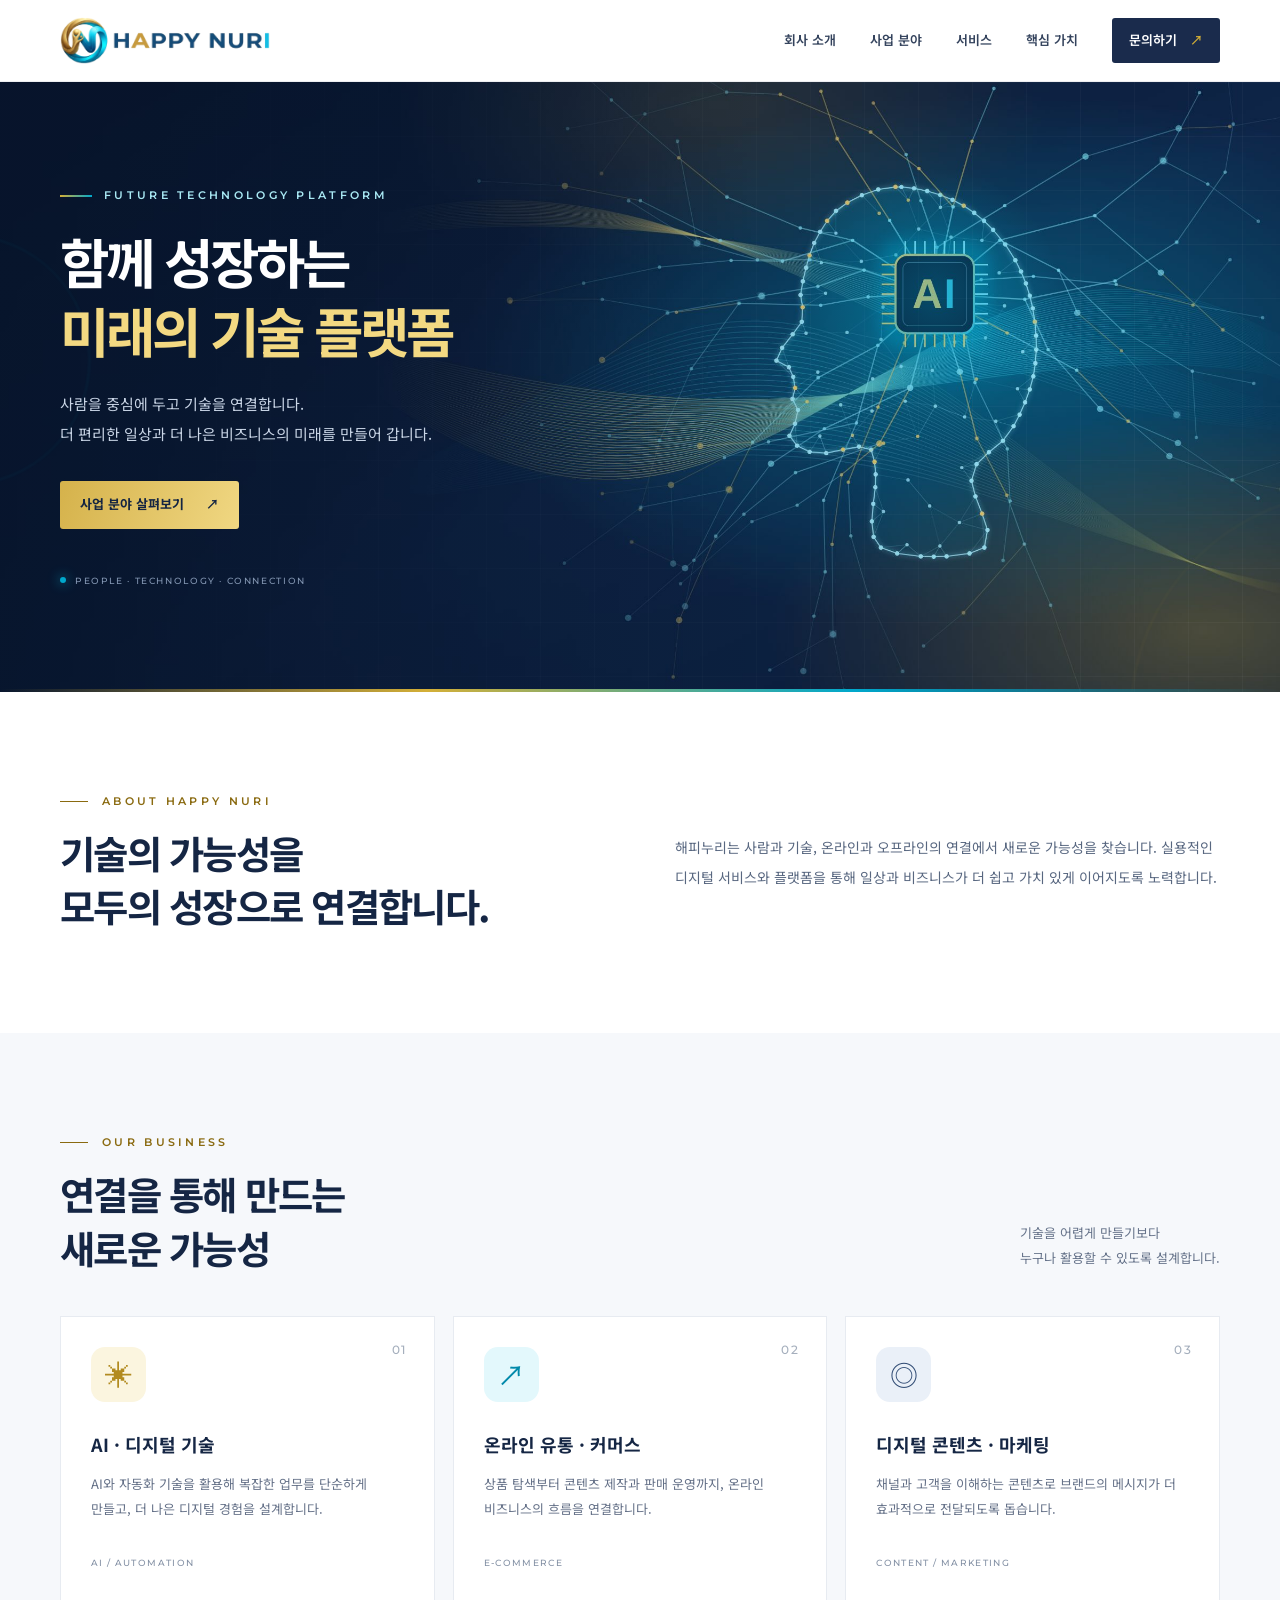
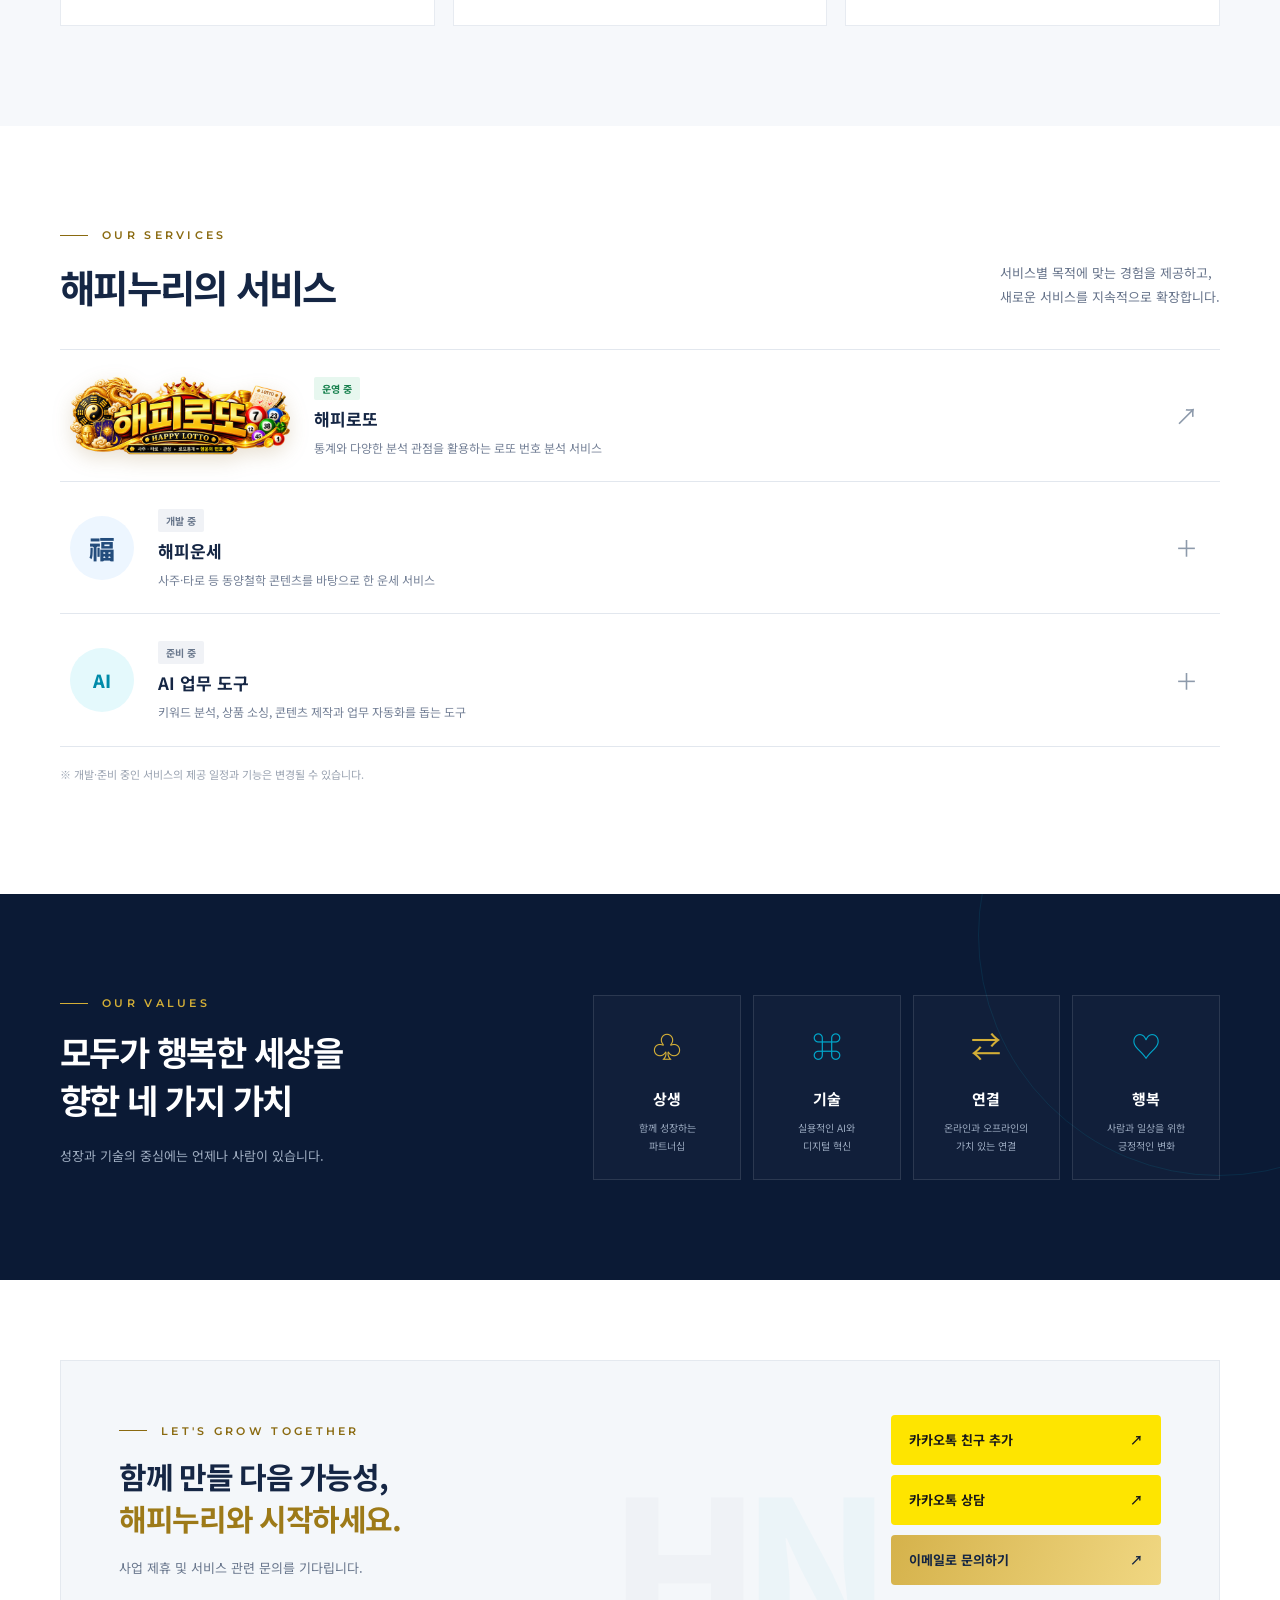
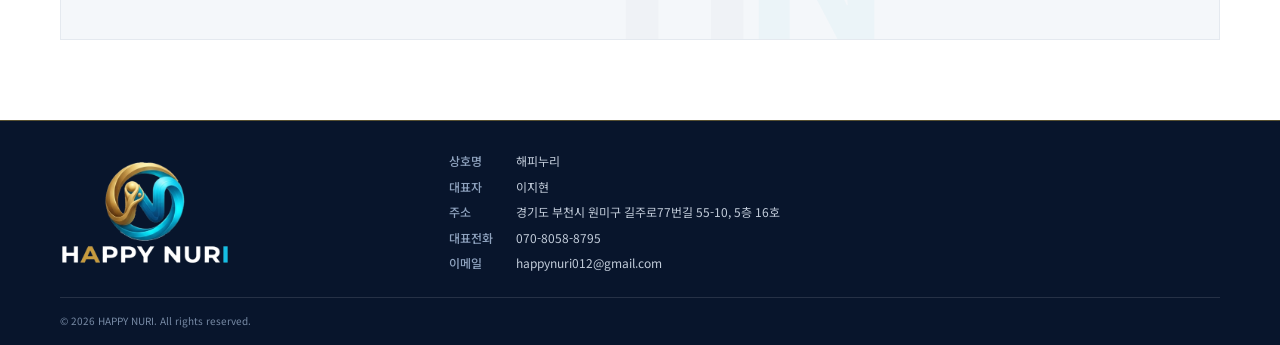
<file: index.html>
<!doctype html>
<html lang="ko">
<head>
  <meta charset="utf-8">
  <meta name="viewport" content="width=device-width, initial-scale=1">
  <meta name="theme-color" content="#0B1A35">
  <meta name="description" content="해피누리 - 함께 성장하는 미래의 기술 플랫폼. AI 기술과 디지털 서비스, 온라인 유통을 연결합니다.">
  <title>해피누리 | 함께 성장하는 미래의 기술 플랫폼</title>
  <link rel="icon" href="assets/favicon-48.png" type="image/png" sizes="48x48">
  <link rel="icon" href="assets/favicon.png" type="image/png" sizes="192x192">
  <link rel="apple-touch-icon" href="assets/apple-touch-icon.png">
  <link rel="preconnect" href="https://fonts.googleapis.com">
  <link rel="preconnect" href="https://fonts.gstatic.com" crossorigin>
  <link href="https://fonts.googleapis.com/css2?family=Noto+Sans+KR:wght@400;500;600;700;800&display=swap" rel="stylesheet">
  <link rel="stylesheet" href="styles.css">
  <script>document.documentElement.className+=' js'</script>
</head>
<body>
  <a class="skip-link" href="#main">본문 바로가기</a>
  <header class="site-header">
    <div class="container nav-wrap">
      <a class="brand brand-original" href="#home" aria-label="해피누리 홈"><img src="assets/happy-nuri-logo-horizontal.png" width="1000" height="229" alt="HAPPY NURI 해피누리"></a>
      <button class="menu-toggle" aria-label="메뉴 열기" aria-expanded="false" aria-controls="primary-nav"><span></span><span></span><span></span></button>
      <nav id="primary-nav" class="primary-nav" aria-label="주요 메뉴">
        <a href="about.html">회사 소개</a>
        <a href="#business">사업 분야</a>
        <a href="#services">서비스</a>
        <a href="#values">핵심 가치</a>
        <a class="nav-contact" href="#contact">문의하기 <span aria-hidden="true">↗</span></a>
      </nav>
    </div>
  </header>

  <main id="main">
    <section class="hero" id="home">
      <div class="hero-glow glow-one"></div><div class="hero-glow glow-two"></div>
      <div class="hero-pulse" aria-hidden="true"><i></i><i></i><i></i></div>
      <div class="container hero-grid">
        <div class="hero-content">
          <p class="eyebrow"><span class="eyebrow-line"></span> FUTURE TECHNOLOGY PLATFORM</p>
          <h1>함께 성장하는<br><span>미래의 기술 플랫폼</span></h1>
          <p class="hero-desc">사람을 중심에 두고 기술을 연결합니다.<br>더 편리한 일상과 더 나은 비즈니스의 미래를 만들어 갑니다.</p>
          <div class="hero-actions">
            <a class="button button-gold" href="#business">사업 분야 살펴보기 <span>↗</span></a>
          </div>
          <div class="hero-footnote"><span class="status-dot"></span> PEOPLE · TECHNOLOGY · CONNECTION</div>
        </div>
      </div>
      <div class="hero-bottom-line"></div>
    </section>

    <section class="intro section" id="about">
      <div class="container intro-grid">
        <div>
          <p class="section-kicker">ABOUT HAPPY NURI</p>
          <h2>기술의 가능성을<br>모두의 성장으로 연결합니다.</h2>
        </div>
        <div class="intro-copy">
          <p>해피누리는 사람과 기술, 온라인과 오프라인의 연결에서 새로운 가능성을 찾습니다. 실용적인 디지털 서비스와 플랫폼을 통해 일상과 비즈니스가 더 쉽고 가치 있게 이어지도록 노력합니다.</p>
        </div>
      </div>
    </section>

    <section class="business section section-soft" id="business">
      <div class="container">
        <div class="section-heading">
          <div><p class="section-kicker">OUR BUSINESS</p><h2>연결을 통해 만드는<br>새로운 가능성</h2></div>
          <p>기술을 어렵게 만들기보다<br>누구나 활용할 수 있도록 설계합니다.</p>
        </div>
        <div class="business-grid">
          <article class="business-card">
            <div class="card-number">01</div><div class="business-icon icon-ai"><span>✳</span></div>
            <h3>AI · 디지털 기술</h3><p>AI와 자동화 기술을 활용해 복잡한 업무를 단순하게 만들고, 더 나은 디지털 경험을 설계합니다.</p><span class="card-tag">AI / AUTOMATION</span>
          </article>
          <article class="business-card">
            <div class="card-number">02</div><div class="business-icon icon-commerce"><span>↗</span></div>
            <h3>온라인 유통 · 커머스</h3><p>상품 탐색부터 콘텐츠 제작과 판매 운영까지, 온라인 비즈니스의 흐름을 연결합니다.</p><span class="card-tag">E-COMMERCE</span>
          </article>
          <article class="business-card">
            <div class="card-number">03</div><div class="business-icon icon-media"><span>◎</span></div>
            <h3>디지털 콘텐츠 · 마케팅</h3><p>채널과 고객을 이해하는 콘텐츠로 브랜드의 메시지가 더 효과적으로 전달되도록 돕습니다.</p><span class="card-tag">CONTENT / MARKETING</span>
          </article>
        </div>
      </div>
    </section>

    <section class="services section" id="services">
      <div class="container">
        <div class="section-heading service-heading">
          <div><p class="section-kicker">OUR SERVICES</p><h2>해피누리의 서비스</h2></div>
          <p>서비스별 목적에 맞는 경험을 제공하고,<br>새로운 서비스를 지속적으로 확장합니다.</p>
        </div>
        <div class="service-list">
          <a class="service-item" href="https://happylotto.kr" target="_blank" rel="noopener noreferrer">
            <div class="service-logo"><img src="assets/happylotto-logo.png" width="640" height="231" alt="해피로또 HAPPY LOTTO" loading="lazy"></div><div class="service-text"><span class="service-status status-live">운영 중</span><h3>해피로또</h3><p>통계와 다양한 분석 관점을 활용하는 로또 번호 분석 서비스</p></div><span class="service-arrow">↗</span>
          </a>
          <div class="service-item service-planned">
            <div class="service-symbol unse-symbol">福</div><div class="service-text"><span class="service-status status-plan">개발 중</span><h3>해피운세</h3><p>사주·타로 등 동양철학 콘텐츠를 바탕으로 한 운세 서비스</p></div><span class="service-arrow">＋</span>
          </div>
          <div class="service-item service-planned">
            <div class="service-symbol ai-symbol">AI</div><div class="service-text"><span class="service-status status-plan">준비 중</span><h3>AI 업무 도구</h3><p>키워드 분석, 상품 소싱, 콘텐츠 제작과 업무 자동화를 돕는 도구</p></div><span class="service-arrow">＋</span>
          </div>
        </div>
        <p class="service-note">※ 개발·준비 중인 서비스의 제공 일정과 기능은 변경될 수 있습니다.</p>
      </div>
    </section>

    <section class="values section" id="values">
      <div class="container values-inner">
        <div class="values-heading"><p class="section-kicker">OUR VALUES</p><h2>모두가 행복한 세상을<br>향한 네 가지 가치</h2><p>성장과 기술의 중심에는 언제나 사람이 있습니다.</p></div>
        <div class="value-grid">
          <article class="value-item"><div class="value-icon">♧</div><h3>상생</h3><p>함께 성장하는<br>파트너십</p></article>
          <article class="value-item"><div class="value-icon">⌘</div><h3>기술</h3><p>실용적인 AI와<br>디지털 혁신</p></article>
          <article class="value-item"><div class="value-icon">⇄</div><h3>연결</h3><p>온라인과 오프라인의<br>가치 있는 연결</p></article>
          <article class="value-item"><div class="value-icon">♡</div><h3>행복</h3><p>사람과 일상을 위한<br>긍정적인 변화</p></article>
        </div>
      </div>
    </section>

    <section class="contact section" id="contact">
      <div class="container contact-panel">
        <div><p class="section-kicker">LET'S GROW TOGETHER</p><h2>함께 만들 다음 가능성,<br><span>해피누리와 시작하세요.</span></h2><p class="contact-desc">사업 제휴 및 서비스 관련 문의를 기다립니다.</p></div>
        <div class="contact-actions"><div class="contact-kakao" aria-label="카카오톡 문의"><a class="kakao-button kakao-friend" href="http://pf.kakao.com/_xjxcJmX/friend" target="_blank" rel="noopener noreferrer">카카오톡 친구 추가 <span aria-hidden="true">↗</span></a><a class="kakao-button kakao-chat" href="http://pf.kakao.com/_xjxcJmX/chat" target="_blank" rel="noopener noreferrer">카카오톡 상담 <span aria-hidden="true">↗</span></a></div><a class="button button-gold" href="mailto:happynuri012@gmail.com?subject=%ED%95%B4%ED%94%BC%EB%88%84%EB%A6%AC%20%EB%AC%B8%EC%9D%98">이메일로 문의하기 <span>↗</span></a></div>
        <div class="contact-decoration" aria-hidden="true">H<span>N</span></div>
      </div>
    </section>
  </main>

  <footer class="site-footer" id="footer">
    <div class="container footer-compact">
      <a class="brand brand-original footer-brand" href="#home" aria-label="해피누리 홈">
        <img src="assets/happy-nuri-logo-en-light.png" width="900" height="554" alt="HAPPY NURI 해피누리">
      </a>
      <div class="footer-company-info" aria-label="회사 정보">
        <span><strong>상호명</strong> 해피누리</span>
        <span><strong>대표자</strong> 이지현</span>
        <span><strong>주소</strong> 경기도 부천시 원미구 길주로77번길 55-10, 5층 16호</span>
        <span><strong>대표전화</strong> <a href="tel:07080588795">070-8058-8795</a></span>
        <span><strong>이메일</strong> <a href="mailto:happynuri012@gmail.com">happynuri012@gmail.com</a></span>
      </div>
    </div>
    <div class="container footer-bottom footer-bottom-compact">
      <span>© <span id="year"></span> HAPPY NURI. All rights reserved.</span>
    </div>
  </footer>
  <button class="mobile-back-to-top" type="button" aria-label="맨 위로 올라가기" title="맨 위로">↑<span>위로</span></button>
  <script src="script.js"></script>
</body>
</html>
</file>
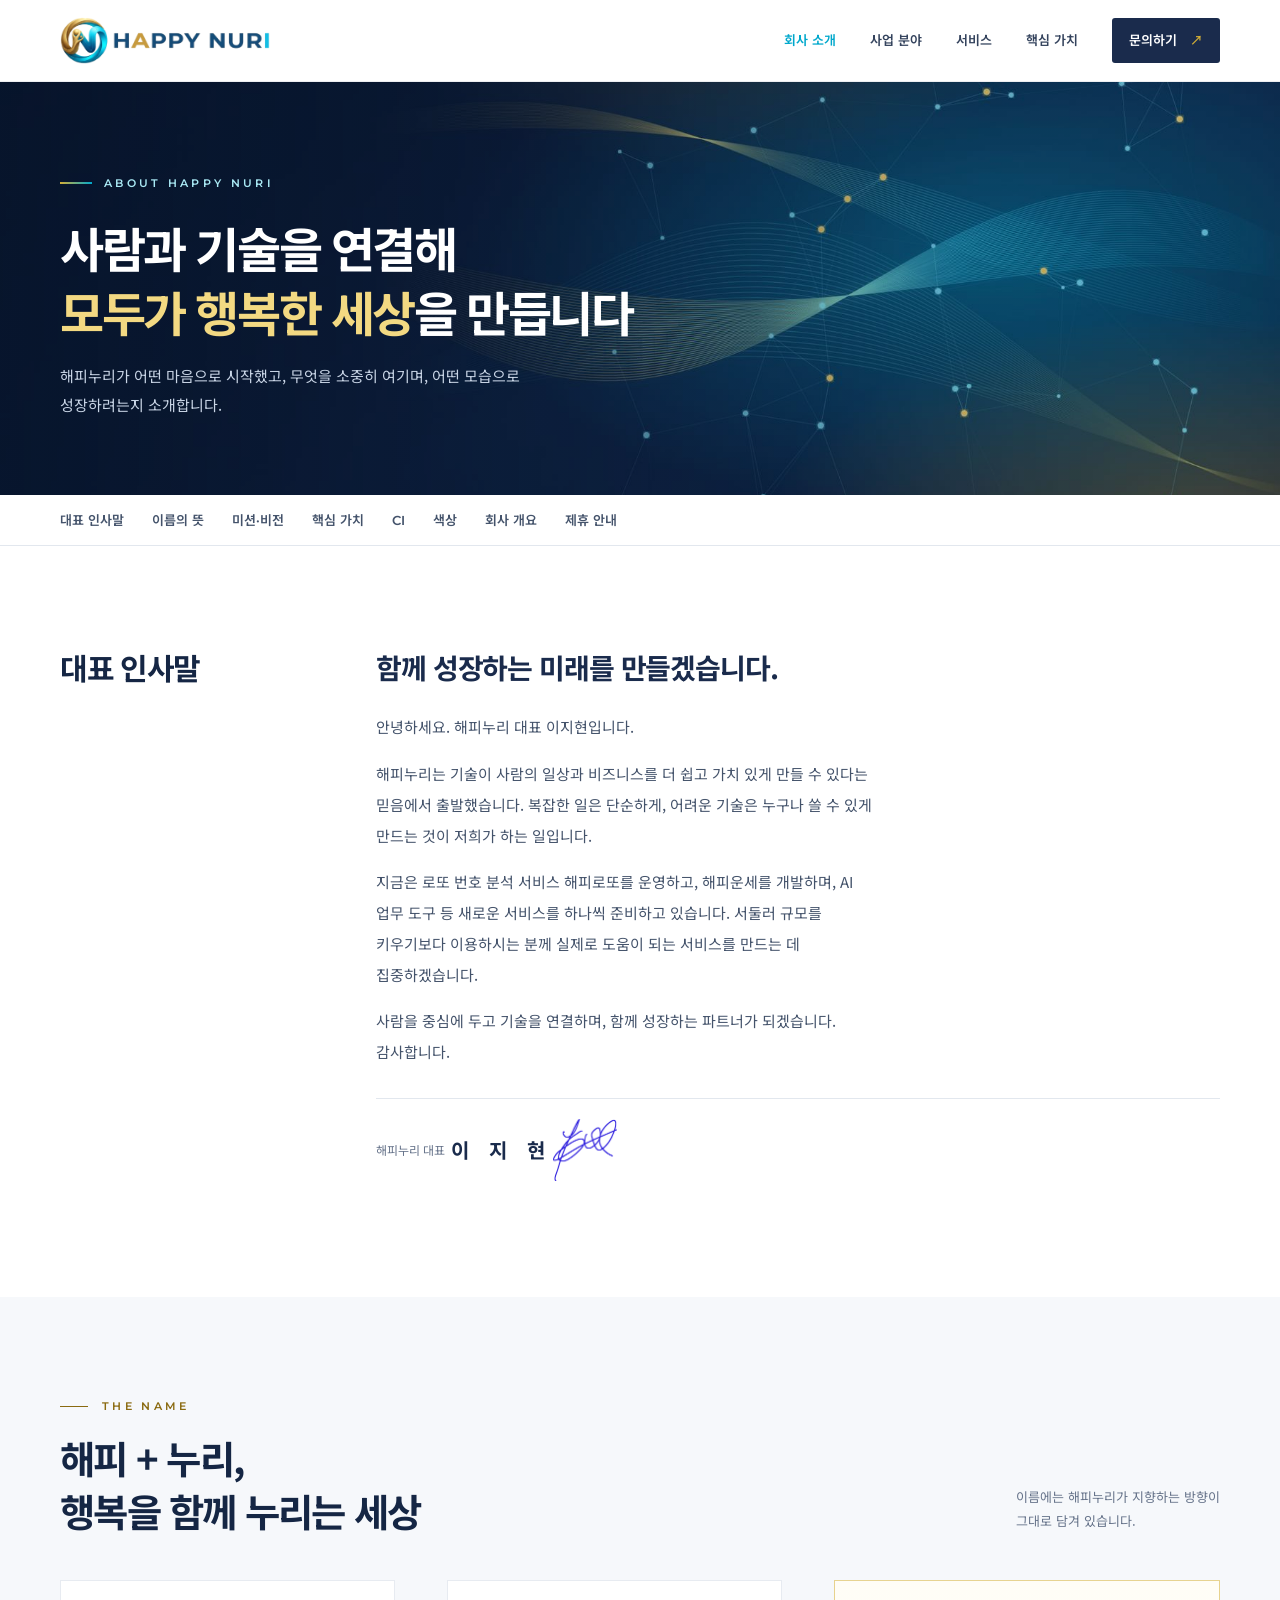
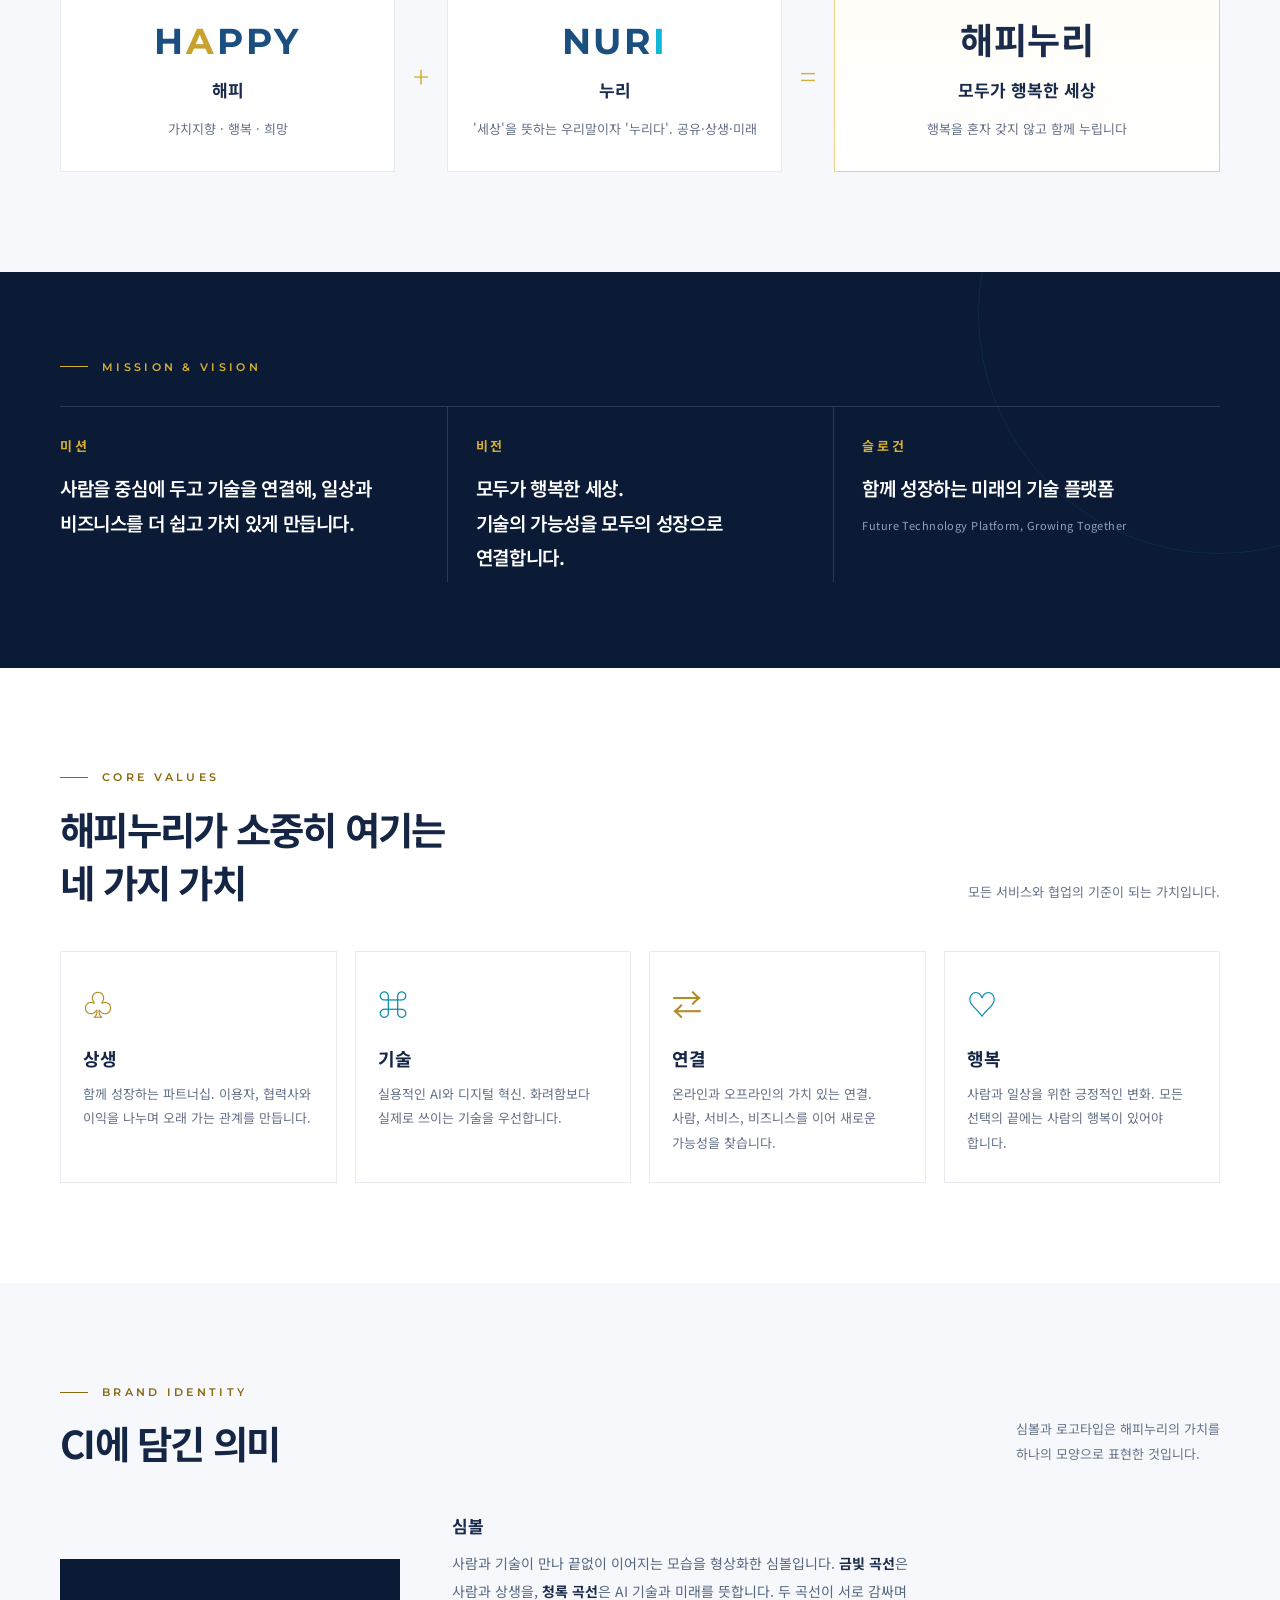
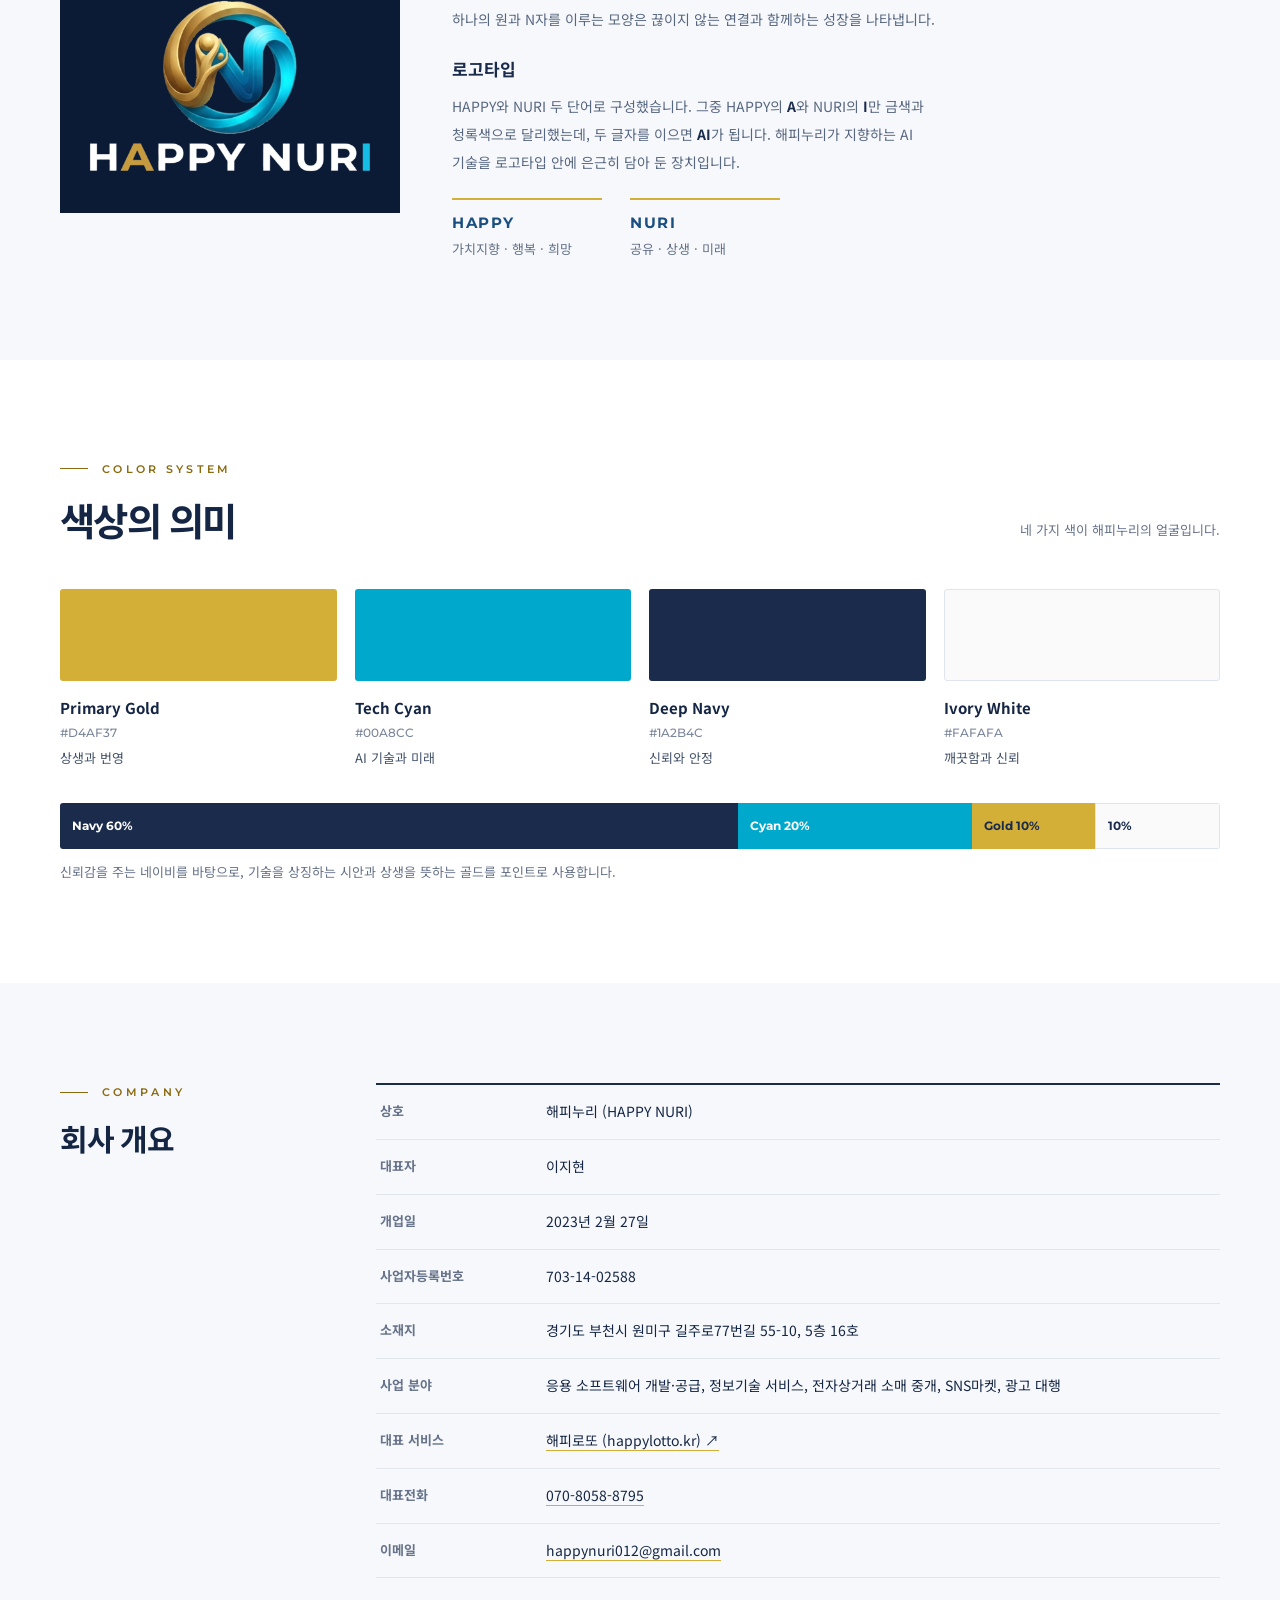
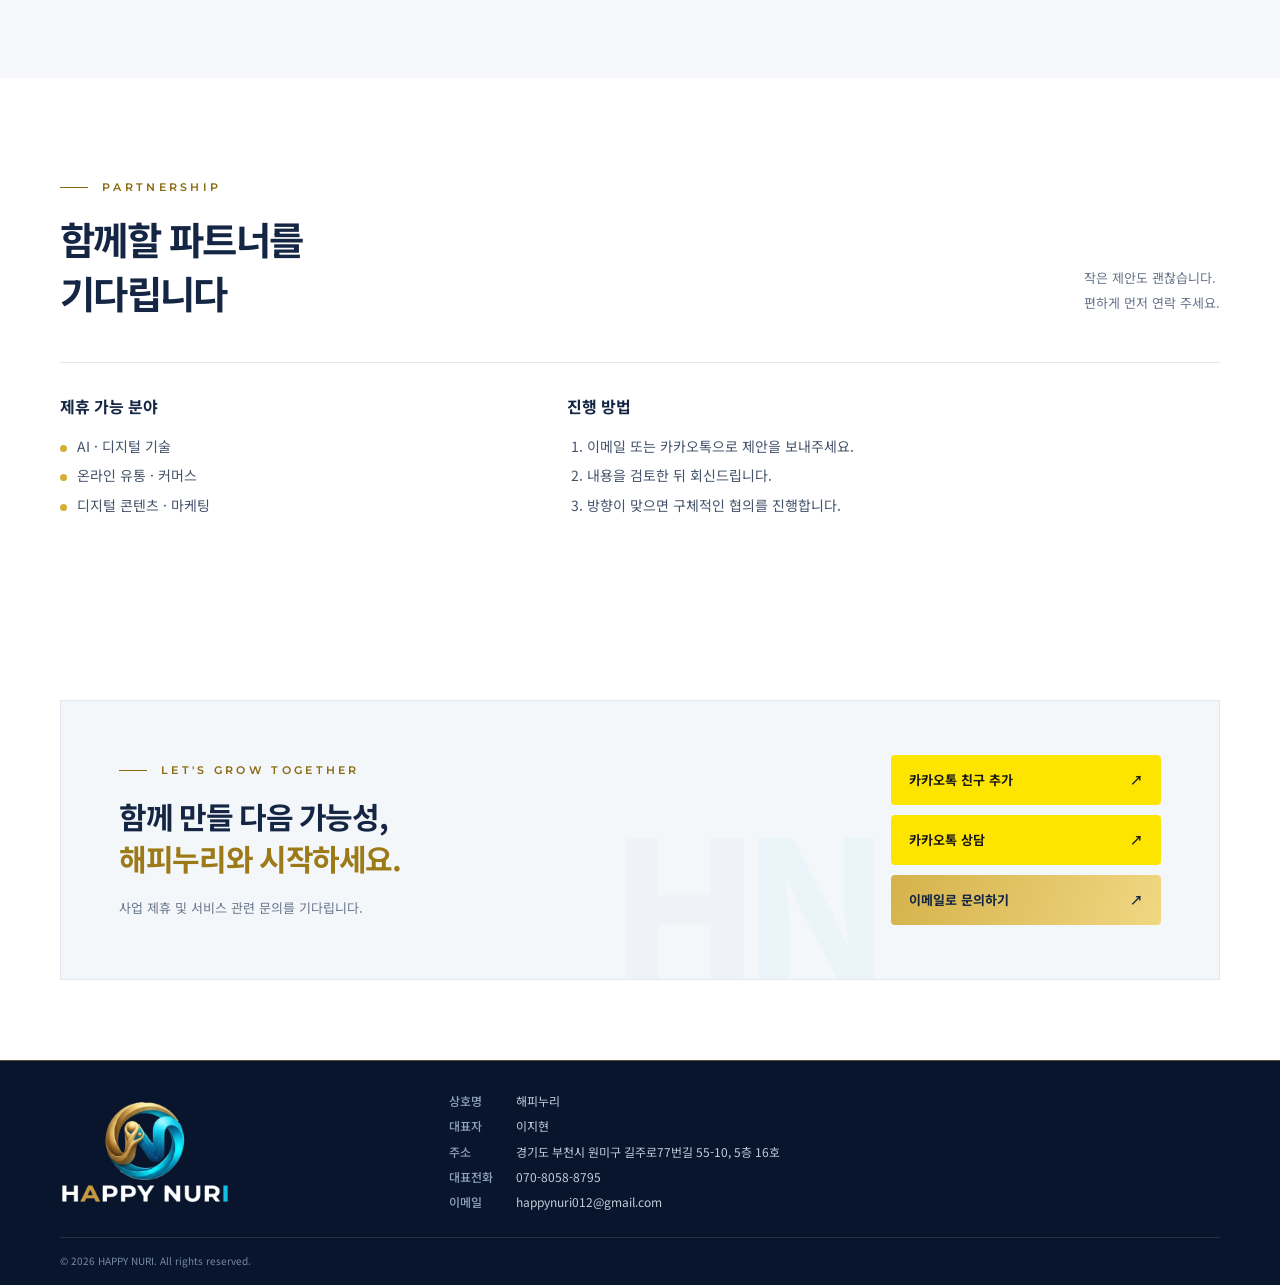
<file: about.html>
<!doctype html>
<html lang="ko">
<head>
  <meta charset="utf-8">
  <meta name="viewport" content="width=device-width, initial-scale=1">
  <meta name="theme-color" content="#0B1A35">
  <meta name="description" content="해피누리 회사 소개. 대표 인사말, 이름의 뜻, 미션과 비전, 핵심 가치, CI와 색상의 의미, 회사 개요, 제휴 안내.">
  <title>회사 소개 | 해피누리</title>
  <link rel="icon" href="assets/favicon-48.png" type="image/png" sizes="48x48">
  <link rel="icon" href="assets/favicon.png" type="image/png" sizes="192x192">
  <link rel="apple-touch-icon" href="assets/apple-touch-icon.png">
  <link rel="preconnect" href="https://fonts.googleapis.com">
  <link rel="preconnect" href="https://fonts.gstatic.com" crossorigin>
  <link href="https://fonts.googleapis.com/css2?family=Noto+Sans+KR:wght@400;500;600;700;800&display=swap" rel="stylesheet">
  <link rel="stylesheet" href="styles.css">
  <script>document.documentElement.className+=' js'</script>
</head>
<body>
  <a class="skip-link" href="#main">본문 바로가기</a>
  <header class="site-header">
    <div class="container nav-wrap">
      <a class="brand brand-original" href="index.html#home" aria-label="해피누리 홈"><img src="assets/happy-nuri-logo-horizontal.png" width="1000" height="229" alt="HAPPY NURI 해피누리"></a>
      <button class="menu-toggle" aria-label="메뉴 열기" aria-expanded="false" aria-controls="primary-nav"><span></span><span></span><span></span></button>
      <nav id="primary-nav" class="primary-nav" aria-label="주요 메뉴">
        <a href="about.html" aria-current="page">회사 소개</a>
        <a href="index.html#business">사업 분야</a>
        <a href="index.html#services">서비스</a>
        <a href="index.html#values">핵심 가치</a>
        <a class="nav-contact" href="#contact">문의하기 <span aria-hidden="true">↗</span></a>
      </nav>
    </div>
  </header>

  <main id="main">
    <section class="page-hero">
      <div class="container">
        <p class="eyebrow"><span class="eyebrow-line"></span> ABOUT HAPPY NURI</p>
        <h1>사람과 기술을 연결해<br><span>모두가 행복한 세상</span>을 만듭니다</h1>
        <p class="page-lead">해피누리가 어떤 마음으로 시작했고, 무엇을 소중히 여기며, 어떤 모습으로 성장하려는지 소개합니다.</p>
      </div>
    </section>
    <nav class="subnav" aria-label="회사 소개 목차">
      <div class="container subnav-list">
        <a href="#greeting">대표 인사말</a><a href="#name">이름의 뜻</a><a href="#vision">미션·비전</a><a href="#values">핵심 가치</a><a href="#ci">CI</a><a href="#color">색상</a><a href="#overview">회사 개요</a><a href="#partner">제휴 안내</a>
      </div>
    </nav>

    <section class="section ab-greeting" id="greeting">
      <div class="container ab-grid">
        <div class="ab-side"><h2>대표 인사말</h2></div>
        <div class="ab-body">
          <p class="ab-lead">함께 성장하는 미래를 만들겠습니다.</p>
          <p>안녕하세요. 해피누리 대표 이지현입니다.</p>
          <p>해피누리는 기술이 사람의 일상과 비즈니스를 더 쉽고 가치 있게 만들 수 있다는 믿음에서 출발했습니다. 복잡한 일은 단순하게, 어려운 기술은 누구나 쓸 수 있게 만드는 것이 저희가 하는 일입니다.</p>
          <p>지금은 로또 번호 분석 서비스 해피로또를 운영하고, 해피운세를 개발하며, AI 업무 도구 등 새로운 서비스를 하나씩 준비하고 있습니다. 서둘러 규모를 키우기보다 이용하시는 분께 실제로 도움이 되는 서비스를 만드는 데 집중하겠습니다.</p>
          <p>사람을 중심에 두고 기술을 연결하며, 함께 성장하는 파트너가 되겠습니다. 감사합니다.</p>
          <p class="ab-sign"><span>해피누리 대표</span><strong>이 지 현</strong><img src="assets/signature.png" width="520" height="501" alt="이지현 서명"></p>
        </div>
      </div>
    </section>

    <section class="section section-soft ab-name" id="name">
      <div class="container">
        <div class="section-heading"><div><p class="section-kicker">THE NAME</p><h2>해피 + 누리,<br>행복을 함께 누리는 세상</h2></div><p>이름에는 해피누리가 지향하는 방향이<br>그대로 담겨 있습니다.</p></div>
        <div class="name-eq">
          <article class="name-card"><p class="name-word">H<b class="gold">A</b>PPY</p><p class="name-ko">해피</p><p class="name-mean">가치지향 · 행복 · 희망</p></article>
          <span class="name-op" aria-hidden="true">+</span>
          <article class="name-card"><p class="name-word">NUR<b class="cyan">I</b></p><p class="name-ko">누리</p><p class="name-mean">'세상'을 뜻하는 우리말이자 '누리다'. 공유·상생·미래</p></article>
          <span class="name-op" aria-hidden="true">=</span>
          <article class="name-card name-result"><p class="name-word small">해피누리</p><p class="name-ko">모두가 행복한 세상</p><p class="name-mean">행복을 혼자 갖지 않고 함께 누립니다</p></article>
        </div>
      </div>
    </section>

    <section class="section values ab-vision" id="vision">
      <div class="container">
        <p class="section-kicker">MISSION &amp; VISION</p>
        <div class="vision-grid">
          <article><h3>미션</h3><p>사람을 중심에 두고 기술을 연결해, 일상과 비즈니스를 더 쉽고 가치 있게 만듭니다.</p></article>
          <article><h3>비전</h3><p>모두가 행복한 세상.<br>기술의 가능성을 모두의 성장으로 연결합니다.</p></article>
          <article><h3>슬로건</h3><p>함께 성장하는 미래의 기술 플랫폼</p><small>Future Technology Platform, Growing Together</small></article>
        </div>
      </div>
    </section>

    <section class="section ab-values" id="values">
      <div class="container">
        <div class="section-heading"><div><p class="section-kicker">CORE VALUES</p><h2>해피누리가 소중히 여기는<br>네 가지 가치</h2></div><p>모든 서비스와 협업의 기준이 되는 가치입니다.</p></div>
        <div class="ab-value-grid">
          <article><span class="ab-vicon gold">♧</span><h3>상생</h3><p>함께 성장하는 파트너십. 이용자, 협력사와 이익을 나누며 오래 가는 관계를 만듭니다.</p></article>
          <article><span class="ab-vicon cyan">⌘</span><h3>기술</h3><p>실용적인 AI와 디지털 혁신. 화려함보다 실제로 쓰이는 기술을 우선합니다.</p></article>
          <article><span class="ab-vicon gold">⇄</span><h3>연결</h3><p>온라인과 오프라인의 가치 있는 연결. 사람, 서비스, 비즈니스를 이어 새로운 가능성을 찾습니다.</p></article>
          <article><span class="ab-vicon cyan">♡</span><h3>행복</h3><p>사람과 일상을 위한 긍정적인 변화. 모든 선택의 끝에는 사람의 행복이 있어야 합니다.</p></article>
        </div>
      </div>
    </section>

    <section class="section section-soft ab-ci" id="ci">
      <div class="container">
        <div class="section-heading"><div><p class="section-kicker">BRAND IDENTITY</p><h2>CI에 담긴 의미</h2></div><p>심볼과 로고타입은 해피누리의 가치를<br>하나의 모양으로 표현한 것입니다.</p></div>
        <div class="ci-grid">
          <div class="ci-symbol"><img src="assets/happy-nuri-logo-en-light.png" width="900" height="554" alt="해피누리 심볼과 HAPPY NURI 로고타입" loading="lazy"></div>
          <div class="ci-text">
            <h3>심볼</h3>
            <p>사람과 기술이 만나 끝없이 이어지는 모습을 형상화한 심볼입니다. <b>금빛 곡선</b>은 사람과 상생을, <b>청록 곡선</b>은 AI 기술과 미래를 뜻합니다. 두 곡선이 서로 감싸며 하나의 원과 N자를 이루는 모양은 끊이지 않는 연결과 함께하는 성장을 나타냅니다.</p>
            <h3>로고타입</h3>
            <p>HAPPY와 NURI 두 단어로 구성했습니다. 그중 HAPPY의 <b>A</b>와 NURI의 <b>I</b>만 금색과 청록색으로 달리했는데, 두 글자를 이으면 <b>AI</b>가 됩니다. 해피누리가 지향하는 AI 기술을 로고타입 안에 은근히 담아 둔 장치입니다.</p>
            <dl class="ci-words"><div><dt>HAPPY</dt><dd>가치지향 · 행복 · 희망</dd></div><div><dt>NURI</dt><dd>공유 · 상생 · 미래</dd></div></dl>
          </div>
        </div>
      </div>
    </section>

    <section class="section ab-color" id="color">
      <div class="container">
        <div class="section-heading"><div><p class="section-kicker">COLOR SYSTEM</p><h2>색상의 의미</h2></div><p>네 가지 색이 해피누리의 얼굴입니다.</p></div>
        <div class="swatch-grid">
          <article><span class="swatch" style="background:#D4AF37"></span><h3>Primary Gold</h3><p class="hex">#D4AF37</p><p>상생과 번영</p></article>
          <article><span class="swatch" style="background:#00A8CC"></span><h3>Tech Cyan</h3><p class="hex">#00A8CC</p><p>AI 기술과 미래</p></article>
          <article><span class="swatch" style="background:#1A2B4C"></span><h3>Deep Navy</h3><p class="hex">#1A2B4C</p><p>신뢰와 안정</p></article>
          <article><span class="swatch ivory" style="background:#FAFAFA"></span><h3>Ivory White</h3><p class="hex">#FAFAFA</p><p>깨끗함과 신뢰</p></article>
        </div>
        <div class="ratio" role="img" aria-label="색상 사용 비율 네이비 60퍼센트, 시안 20퍼센트, 골드 10퍼센트, 아이보리 10퍼센트">
          <span style="flex:60;background:#1A2B4C">Navy 60%</span><span style="flex:20;background:#00A8CC">Cyan 20%</span><span style="flex:10;background:#D4AF37;color:#1A2B4C">Gold 10%</span><span style="flex:10;background:#FAFAFA;color:#1A2B4C;border:1px solid #dfe5ee">10%</span>
        </div>
        <p class="ratio-note">신뢰감을 주는 네이비를 바탕으로, 기술을 상징하는 시안과 상생을 뜻하는 골드를 포인트로 사용합니다.</p>
      </div>
    </section>

    <section class="section section-soft ab-overview" id="overview">
      <div class="container ab-grid">
        <div class="ab-side"><p class="section-kicker">COMPANY</p><h2>회사 개요</h2></div>
        <dl class="overview">
          <div><dt>상호</dt><dd>해피누리 (HAPPY NURI)</dd></div>
          <div><dt>대표자</dt><dd>이지현</dd></div>
          <div><dt>개업일</dt><dd>2023년 2월 27일</dd></div>
          <div><dt>사업자등록번호</dt><dd>703-14-02588</dd></div>
          <div><dt>소재지</dt><dd>경기도 부천시 원미구 길주로77번길 55-10, 5층 16호</dd></div>
          <div><dt>사업 분야</dt><dd>응용 소프트웨어 개발·공급, 정보기술 서비스, 전자상거래 소매 중개, SNS마켓, 광고 대행</dd></div>
          <div><dt>대표 서비스</dt><dd><a href="https://happylotto.kr" target="_blank" rel="noopener noreferrer">해피로또 (happylotto.kr) ↗</a></dd></div>
          <div><dt>대표전화</dt><dd><a href="tel:07080588795">070-8058-8795</a></dd></div>
          <div><dt>이메일</dt><dd><a href="mailto:happynuri012@gmail.com">happynuri012@gmail.com</a></dd></div>
        </dl>
      </div>
    </section>

    <section class="section ab-partner" id="partner">
      <div class="container">
        <div class="section-heading"><div><p class="section-kicker">PARTNERSHIP</p><h2>함께할 파트너를<br>기다립니다</h2></div><p>작은 제안도 괜찮습니다.<br>편하게 먼저 연락 주세요.</p></div>
        <div class="partner-grid">
          <div><h3>제휴 가능 분야</h3><ul><li>AI · 디지털 기술</li><li>온라인 유통 · 커머스</li><li>디지털 콘텐츠 · 마케팅</li></ul></div>
          <div><h3>진행 방법</h3><ol><li>이메일 또는 카카오톡으로 제안을 보내주세요.</li><li>내용을 검토한 뒤 회신드립니다.</li><li>방향이 맞으면 구체적인 협의를 진행합니다.</li></ol></div>
        </div>
      </div>
    </section>

    <section class="contact section" id="contact">
      <div class="container contact-panel">
        <div><p class="section-kicker">LET'S GROW TOGETHER</p><h2>함께 만들 다음 가능성,<br><span>해피누리와 시작하세요.</span></h2><p class="contact-desc">사업 제휴 및 서비스 관련 문의를 기다립니다.</p></div>
        <div class="contact-actions"><div class="contact-kakao" aria-label="카카오톡 문의"><a class="kakao-button kakao-friend" href="http://pf.kakao.com/_xjxcJmX/friend" target="_blank" rel="noopener noreferrer">카카오톡 친구 추가 <span aria-hidden="true">↗</span></a><a class="kakao-button kakao-chat" href="http://pf.kakao.com/_xjxcJmX/chat" target="_blank" rel="noopener noreferrer">카카오톡 상담 <span aria-hidden="true">↗</span></a></div><a class="button button-gold" href="mailto:happynuri012@gmail.com?subject=%ED%95%B4%ED%94%BC%EB%88%84%EB%A6%AC%20%EB%AC%B8%EC%9D%98">이메일로 문의하기 <span>↗</span></a></div>
        <div class="contact-decoration" aria-hidden="true">H<span>N</span></div>
      </div>
    </section>
  </main>

  <footer class="site-footer" id="footer">
    <div class="container footer-compact">
      <a class="brand brand-original footer-brand" href="index.html#home" aria-label="해피누리 홈">
        <img src="assets/happy-nuri-logo-en-light.png" width="900" height="554" alt="HAPPY NURI 해피누리">
      </a>
      <div class="footer-company-info" aria-label="회사 정보">
        <span><strong>상호명</strong> 해피누리</span>
        <span><strong>대표자</strong> 이지현</span>
        <span><strong>주소</strong> 경기도 부천시 원미구 길주로77번길 55-10, 5층 16호</span>
        <span><strong>대표전화</strong> <a href="tel:07080588795">070-8058-8795</a></span>
        <span><strong>이메일</strong> <a href="mailto:happynuri012@gmail.com">happynuri012@gmail.com</a></span>
      </div>
    </div>
    <div class="container footer-bottom footer-bottom-compact">
      <span>© <span id="year"></span> HAPPY NURI. All rights reserved.</span>
    </div>
  </footer>
  <button class="mobile-back-to-top" type="button" aria-label="맨 위로 올라가기" title="맨 위로">↑<span>위로</span></button>
  <script src="script.js"></script>
</body>
</html>
</file>
<file: styles.css>
:root{--navy:#1A2B4C;--deep:#0B1A35;--gold:#D4AF37;--gold-light:#F3D982;--cyan:#00A8CC;--ivory:#FAFAFA;--ink:#152644;--muted:#66738A;--line:#E2E7EE;--max:1160px}
*{box-sizing:border-box}html{scroll-behavior:smooth;scroll-padding-top:88px}body{margin:0;font-family:"Noto Sans KR",sans-serif;color:var(--ink);background:#fff;line-height:1.7}a{color:inherit;text-decoration:none}.container{width:min(var(--max),calc(100% - 48px));margin-inline:auto}.skip-link{position:absolute;top:-50px;left:16px;background:#fff;padding:10px;z-index:99}.skip-link:focus{top:10px}
.site-header{height:82px;position:sticky;top:0;z-index:50;background:rgba(255,255,255,.94);backdrop-filter:blur(16px);border-bottom:1px solid rgba(26,43,76,.08)}.nav-wrap{height:100%;display:flex;align-items:center;justify-content:space-between}.brand{display:inline-flex;align-items:center;gap:10px}.brand-mark{width:42px;height:42px;border-radius:50%;display:inline-flex;align-items:center;justify-content:center;position:relative;border:2px solid var(--gold);background:linear-gradient(140deg,#fff 10%,#e8faff 100%);box-shadow:inset 0 0 0 3px rgba(0,168,204,.16);overflow:hidden}.mark-gold,.mark-cyan{position:absolute;width:28px;height:28px;border:4px solid;border-radius:50%}.mark-gold{border-color:var(--gold);border-right-color:transparent;transform:rotate(-35deg);left:4px}.mark-cyan{border-color:var(--cyan);border-left-color:transparent;transform:rotate(-35deg);right:3px}.mark-core{font-size:13px;font-weight:800;color:var(--navy);z-index:2}.brand-copy{display:flex;flex-direction:column;line-height:1.1}.brand-copy strong{font-size:17px;letter-spacing:.045em;font-weight:800}.brand-copy small{font-size:10px;letter-spacing:.18em;color:#718098;margin-top:5px}.primary-nav{display:flex;align-items:center;gap:34px;font-size:13px;font-weight:600;color:#34435D}.primary-nav>a:not(.nav-contact):hover{color:var(--cyan)}.nav-contact{background:var(--navy);color:#fff;padding:11px 17px;border-radius:3px}.nav-contact span{color:var(--gold);margin-left:9px}.menu-toggle{display:none}
.hero{background:radial-gradient(ellipse at 78% 50%,rgba(0,168,204,.17),transparent 32%),linear-gradient(118deg,#09172f 0%,#102747 56%,#0b1b37 100%);color:#fff;min-height:610px;position:relative;overflow:hidden;display:flex;align-items:center}.hero:before{content:"";position:absolute;inset:0;background-image:linear-gradient(rgba(255,255,255,.035) 1px,transparent 1px),linear-gradient(90deg,rgba(255,255,255,.035) 1px,transparent 1px);background-size:54px 54px;mask-image:linear-gradient(90deg,transparent,black)}.hero-grid{display:grid;grid-template-columns:1.1fr .9fr;align-items:center;gap:38px;padding-block:88px;position:relative;z-index:1}.eyebrow,.section-kicker{font-size:11px;letter-spacing:.2em;font-weight:800;color:var(--cyan);margin:0 0 22px}.eyebrow{display:flex;align-items:center;gap:12px;color:#a9e9f4}.eyebrow-line{width:32px;height:2px;background:linear-gradient(90deg,var(--gold),var(--cyan))}.hero h1{font-size:clamp(36px,4.2vw,58px);line-height:1.28;letter-spacing:-.055em;margin:0 0 24px;font-weight:800}.hero h1 span{color:var(--gold-light)}.hero-desc{font-size:15px;line-height:2;color:#c9d5e6;margin:0}.hero-actions{display:flex;gap:12px;margin-top:32px;flex-wrap:wrap}.button{min-height:48px;display:inline-flex;align-items:center;justify-content:center;gap:22px;padding:0 20px;font-size:13px;font-weight:700;border-radius:3px;transition:transform .2s,background .2s}.button:hover{transform:translateY(-2px)}.button-gold{background:linear-gradient(110deg,#d5b24b,#f0d782);color:#142542}.button-outline{border:1px solid rgba(255,255,255,.35);color:#fff}.button-outline:hover{background:rgba(255,255,255,.08)}.hero-footnote{display:flex;align-items:center;gap:9px;margin-top:44px;color:#8497b3;font-size:9px;letter-spacing:.18em}.status-dot{width:6px;height:6px;border-radius:50%;background:var(--cyan);box-shadow:0 0 12px var(--cyan)}.hero-art{height:390px;position:relative;display:flex;align-items:center;justify-content:center}.orbit{position:absolute;border:1px solid rgba(119,202,225,.23);border-radius:50%;transform:rotate(-24deg)}.orbit-outer{width:360px;height:270px}.orbit-inner{width:285px;height:210px;transform:rotate(38deg);border-color:rgba(212,175,55,.42)}.art-core{width:190px;height:190px;border-radius:50%;position:relative;display:flex;align-items:center;justify-content:center;background:radial-gradient(circle at 35% 25%,#234a70,#0b1b36 68%);border:1px solid rgba(255,255,255,.24);box-shadow:0 0 70px rgba(0,168,204,.2),inset 0 0 35px rgba(0,168,204,.12)}.core-ring{position:absolute;inset:16px;border-radius:50%;border:10px solid transparent;border-top-color:var(--gold);border-left-color:#c9a33b;transform:rotate(-25deg);filter:drop-shadow(0 0 8px rgba(212,175,55,.35))}.core-ring:after{content:"";position:absolute;inset:-10px;border-radius:50%;border:10px solid transparent;border-right-color:var(--cyan);border-bottom-color:#007fa8;transform:rotate(70deg)}.core-letter{font-size:76px;font-weight:800;color:#e8f7ff;text-shadow:0 0 30px rgba(0,168,204,.5);z-index:2}.core-dot{position:absolute;width:13px;height:13px;background:var(--gold-light);border-radius:50%;top:40px;left:48px;box-shadow:0 0 18px var(--gold)}.node{position:absolute;width:58px;height:58px;border-radius:50%;display:grid;place-items:center;background:#102c4c;border:1px solid rgba(0,168,204,.6);color:#a4f0ff;box-shadow:0 0 26px rgba(0,168,204,.14);font-size:18px;font-weight:800}.node-a{top:38px;right:66px}.node-b{bottom:52px;left:34px;color:var(--gold-light);border-color:rgba(212,175,55,.65)}.node-c{bottom:63px;right:30px}.art-caption{position:absolute;bottom:0;display:flex;align-items:center;gap:10px;font-size:9px;letter-spacing:.22em;color:#91a8c3}.caption-line{width:30px;height:1px;background:var(--gold)}.hero-glow{position:absolute;border-radius:50%;filter:blur(1px);pointer-events:none}.glow-one{width:250px;height:250px;border:1px solid rgba(0,168,204,.12);left:-160px;top:25%}.glow-two{width:450px;height:450px;border:1px solid rgba(212,175,55,.1);right:-300px;bottom:-250px}.hero-bottom-line{height:3px;position:absolute;bottom:0;left:0;right:0;background:linear-gradient(90deg,transparent,var(--gold),var(--cyan),transparent)}
.section{padding:100px 0}.intro-grid{display:grid;grid-template-columns:1fr 1fr;gap:70px;align-items:center}.section-kicker{margin-bottom:15px}.section h2{font-size:clamp(29px,3vw,40px);line-height:1.4;letter-spacing:-.045em;margin:0;font-weight:800}.intro-copy p{color:#586780;font-size:14px;line-height:2.1;margin:0 0 20px}.text-link{font-size:13px;font-weight:700;color:var(--navy);border-bottom:1px solid var(--gold);padding-bottom:7px}.text-link span{color:var(--cyan);margin-left:12px}.section-soft{background:#f6f8fb}.section-heading{display:flex;justify-content:space-between;align-items:end;gap:30px;margin-bottom:42px}.section-heading>p{font-size:13px;color:var(--muted);line-height:1.9;margin:0 0 4px}.business-grid{display:grid;grid-template-columns:repeat(3,1fr);gap:18px}.business-card{position:relative;min-height:310px;padding:30px;background:#fff;border:1px solid #e7ebf1;transition:transform .2s,border-color .2s,box-shadow .2s}.business-card:hover{transform:translateY(-5px);border-color:rgba(0,168,204,.45);box-shadow:0 16px 35px rgba(18,38,69,.06)}.card-number{position:absolute;right:27px;top:23px;font-size:12px;color:#a5afbd;letter-spacing:.12em}.business-icon{width:55px;height:55px;border-radius:14px;display:grid;place-items:center;font-size:28px;margin-bottom:27px}.icon-ai{color:#b28b20;background:#fbf5df}.icon-commerce{color:#0089aa;background:#e3f8fc}.icon-media{color:#304b74;background:#eaf0f8}.business-card h3{font-size:18px;margin:0 0 12px}.business-card p{font-size:13px;line-height:1.9;color:#657188;margin:0 0 25px}.card-tag{font-size:9px;letter-spacing:.15em;color:#8491a5;font-weight:700}
.service-heading{margin-bottom:35px}.service-list{border-top:1px solid var(--line)}.service-item{display:flex;align-items:center;gap:24px;padding:23px 10px;border-bottom:1px solid var(--line);transition:background .2s}.service-item[href]:hover{background:#f8fafc}.service-symbol{width:64px;height:64px;flex:0 0 64px;border-radius:50%;display:grid;place-items:center;font-size:26px;font-weight:800}.lotto-symbol{background:#fff6db;color:#997317;border:1px solid #f1dfaa}.lotto-symbol span{font-size:13px;margin-left:-4px}.unse-symbol{background:#edf6ff;color:#234c7c}.ai-symbol{background:#e4f9fc;color:#008ba9;font-size:18px}.service-text{flex:1}.service-status{display:inline-block;font-size:10px;font-weight:700;padding:3px 8px;border-radius:2px;margin-bottom:5px}.status-live{background:#e7f7ef;color:#16804d}.status-plan{background:#f0f2f6;color:#69778c}.service-text h3{font-size:17px;margin:0 0 4px}.service-text p{font-size:12px;color:#758197;margin:0}.service-arrow{font-size:23px;color:#8d9aab;padding:0 12px}.service-note{font-size:11px;color:#9aa3b1;margin-top:18px}
.values{background:var(--deep);color:#fff;position:relative;overflow:hidden}.values:after{content:"";position:absolute;width:480px;height:480px;border-radius:50%;border:1px solid rgba(0,168,204,.12);right:-180px;top:-200px}.values-inner{display:grid;grid-template-columns:.85fr 1.15fr;gap:70px;align-items:center;position:relative;z-index:1}.values .section-kicker{color:var(--gold)}.values-heading h2{font-size:34px}.values-heading>p:last-child{color:#9fadc1;font-size:13px;margin-top:22px}.value-grid{display:grid;grid-template-columns:repeat(4,1fr);gap:12px}.value-item{text-align:center;padding:24px 10px;border:1px solid rgba(255,255,255,.11);background:rgba(255,255,255,.025)}.value-icon{font-size:30px;color:var(--cyan);margin-bottom:15px}.value-item:nth-child(odd) .value-icon{color:var(--gold)}.value-item h3{font-size:15px;margin:0 0 8px}.value-item p{font-size:10px;color:#9aa9bf;line-height:1.8;margin:0}
.contact{padding:80px 0}.contact-panel{background:#f4f7fa;border:1px solid #e4e9ef;padding:54px 58px;display:flex;align-items:center;justify-content:space-between;gap:28px;position:relative;overflow:hidden}.contact-panel h2{font-size:30px}.contact-panel h2 span{color:#9d7a18}.contact-desc{font-size:13px;color:#68768c;margin:18px 0 0}.contact-actions{z-index:1}.contact-actions p{font-size:11px;color:#718097;margin:12px 0 0}.contact-decoration{position:absolute;right:30%;bottom:-90px;font-size:200px;font-weight:800;color:rgba(26,43,76,.025);letter-spacing:-.1em;pointer-events:none}.contact-decoration span{color:rgba(0,168,204,.035)}
.site-footer{background:#08152c;color:#fff;padding:35px 0 18px}.footer-top{display:flex;align-items:center;justify-content:space-between;padding-bottom:27px;border-bottom:1px solid rgba(255,255,255,.12)}.footer-brand .brand-copy strong{font-size:15px}.footer-brand .brand-copy small{color:#9aa9bf}.footer-slogan{text-align:right;font-size:12px;line-height:1.9;color:#d5dce7;margin:0}.footer-slogan span{font-size:10px;color:#8291a8}.footer-bottom{display:flex;justify-content:space-between;gap:20px;padding-top:16px;color:#7e8ca3;font-size:10px}
@media(max-width:900px){.primary-nav{gap:19px}.hero-grid{grid-template-columns:1fr .8fr;gap:10px}.hero-art{transform:scale(.88)}.values-inner{grid-template-columns:1fr;gap:35px}.value-grid{max-width:700px}.contact-panel{padding:40px}.contact-decoration{right:10%}}
@media(max-width:700px){.container{width:min(100% - 36px,var(--max))}.site-header{height:70px}.brand-mark{width:38px;height:38px}.brand-copy strong{font-size:15px}.menu-toggle{display:flex;flex-direction:column;gap:5px;border:0;background:transparent;padding:10px;cursor:pointer}.menu-toggle span{width:23px;height:2px;background:var(--navy);display:block}.primary-nav{display:none;position:absolute;top:69px;left:0;right:0;background:#fff;border-bottom:1px solid var(--line);padding:14px 22px 22px;box-shadow:0 14px 25px rgba(15,35,64,.08);align-items:stretch;gap:0;flex-direction:column}.primary-nav.open{display:flex}.primary-nav a{padding:12px 4px}.primary-nav .nav-contact{margin-top:8px;text-align:center;padding:11px}.hero{min-height:auto}.hero-grid{grid-template-columns:1fr;padding-block:68px 45px}.hero h1{font-size:clamp(34px,9vw,48px)}.hero-desc{font-size:13px}.hero-art{height:280px;transform:scale(.82);margin-top:5px}.hero-footnote{margin-top:30px}.section{padding:70px 0}.intro-grid{grid-template-columns:1fr;gap:25px}.section-heading{align-items:start;flex-direction:column;gap:15px;margin-bottom:28px}.business-grid{grid-template-columns:1fr;gap:12px}.business-card{min-height:auto;padding:25px}.business-icon{margin-bottom:17px}.business-card p{margin-bottom:17px}.service-item{gap:14px;padding:19px 0}.service-symbol{width:50px;height:50px;flex-basis:50px;font-size:22px}.service-text h3{font-size:15px}.service-text p{font-size:11px;line-height:1.7}.service-arrow{padding:0 2px}.values-heading h2{font-size:29px}.value-grid{grid-template-columns:repeat(2,1fr)}.value-item{padding:20px 8px}.contact{padding:58px 0}.contact-panel{padding:30px 23px;align-items:flex-start;flex-direction:column}.contact-panel h2{font-size:25px}.contact-actions{margin-top:6px}.contact-decoration{right:-12px;bottom:-60px;font-size:150px}.footer-top{align-items:flex-start;gap:20px;flex-direction:column}.footer-slogan{text-align:left}.footer-bottom{flex-direction:column;gap:6px}}
@media(prefers-reduced-motion:reduce){html{scroll-behavior:auto}*,*:before,*:after{transition:none!important;animation:none!important}}

/* Brand correction: use the supplied original Happy Nuri logo artwork, not a CSS imitation. */
.brand-original{display:inline-flex;align-items:center;flex:0 0 auto;gap:0}.brand-original img{display:block;width:186px;height:auto;max-height:64px;object-fit:contain;object-position:left center}.hero-logo-card{height:auto;min-height:0;transform:none!important;display:flex;flex-direction:column;align-items:center;justify-content:center;padding:24px 20px;background:#fff;border:1px solid rgba(212,175,55,.4);border-radius:3px;box-shadow:0 22px 65px rgba(0,0,0,.2)}.hero-logo-card img{display:block;width:100%;max-width:460px;height:auto;object-fit:contain}.hero-logo-card p{font-size:9px;letter-spacing:.2em;color:#53647d;margin:8px 0 0;text-align:center}
.site-footer{padding:46px 0 20px;background:#08152c;color:#eaf0f7}.footer-main{display:grid;grid-template-columns:1.35fr .7fr .95fr 1fr;gap:36px;padding-bottom:34px}.footer-brand-column .brand-original img{width:210px;max-height:125px;border-radius:2px}.footer-brand-desc{font-size:12px;line-height:1.9;color:#aab8cb;max-width:280px;margin:16px 0 10px}.footer-slogan{text-align:left;font-size:12px;line-height:1.9;color:#e2e9f2;margin:0}.footer-slogan span{font-size:10px;color:#9aabc1}.footer-column{display:flex;flex-direction:column;align-items:flex-start;gap:10px}.footer-column h2{font-size:13px;color:#fff;margin:3px 0 7px;padding-bottom:9px;border-bottom:1px solid rgba(212,175,55,.55);width:100%}.footer-column>a,.footer-column p,.footer-column p a{font-size:11px;color:#aebbd0;margin:0;line-height:1.7}.footer-column a:hover{color:#65d7eb}.footer-contact p{display:flex;flex-direction:column;gap:2px;margin-bottom:4px}.footer-contact p span{font-size:10px;color:#7189a7}.footer-service-strip{display:flex;align-items:center;gap:26px;padding:16px 0;border-top:1px solid rgba(255,255,255,.12);border-bottom:1px solid rgba(255,255,255,.12)}.footer-service-strip>span{font-size:9px;letter-spacing:.15em;color:#d5b957;margin-right:auto}.footer-service-strip>a{font-size:11px;color:#e5edf7}.footer-service-strip small{font-size:9px;color:#8ea1bb;margin-left:5px}.footer-bottom{display:flex;align-items:center;justify-content:space-between;gap:18px;padding-top:18px;color:#788ba6;font-size:10px}.footer-bottom a{color:#9aabc1}.footer-bottom a:hover{color:#fff}
@media(max-width:900px){.footer-main{grid-template-columns:1fr 1fr;gap:28px}.footer-brand-column{grid-column:1/-1}.footer-brand-column .brand-original img{width:190px}}
@media(max-width:700px){.brand-original img{width:150px;max-height:56px}.hero-logo-card{padding:18px 12px;margin:0 8px}.hero-logo-card p{font-size:8px;letter-spacing:.12em}.footer-main{grid-template-columns:1fr 1fr;gap:26px 18px}.footer-brand-column{grid-column:1/-1}.footer-brand-column .brand-original img{width:180px}.footer-service-strip{align-items:flex-start;flex-wrap:wrap;gap:12px 18px}.footer-service-strip>span{width:100%;margin:0}.footer-bottom{align-items:flex-start;flex-direction:column;gap:7px}}


/* Compact company footer and mobile-only back-to-top control */
.site-footer{padding:30px 0 16px;background:#08152c;color:#eaf0f7}
.footer-compact{display:grid;grid-template-columns:minmax(180px, .75fr) minmax(300px, 1.4fr) auto;align-items:center;gap:28px;padding-bottom:24px}
.footer-compact .footer-brand img{display:block;width:180px;height:auto;max-height:105px;object-fit:contain;object-position:left center}
.footer-company-info{display:flex;flex-direction:column;gap:5px;color:#c2ccda;font-size:12px;line-height:1.7}
.footer-company-info strong{display:inline-block;min-width:64px;color:#8fa3bf;font-weight:500}
.footer-company-info a:hover{color:#fff;text-decoration:underline}
.footer-kakao-actions{display:flex;flex-direction:column;gap:9px;min-width:150px}
.kakao-button{display:flex;align-items:center;justify-content:space-between;gap:12px;padding:11px 14px;border-radius:4px;font-size:12px;font-weight:700;transition:transform .2s,opacity .2s}
.kakao-button:hover{transform:translateY(-2px);opacity:.92}
.kakao-friend{background:#FEE500;color:#191919}
.kakao-chat{background:#fff;color:#152644;border:1px solid #d9e0e9}
.footer-bottom-compact{border-top:1px solid rgba(255,255,255,.12);padding-top:14px;font-size:10px;color:#788ba6}
.mobile-back-to-top{display:none}
@media(max-width:900px){.footer-compact{grid-template-columns:1fr 1.4fr;gap:22px}.footer-kakao-actions{grid-column:1/-1;flex-direction:row}.kakao-button{flex:1}}
@media(max-width:700px){.footer-compact{grid-template-columns:1fr;gap:18px;padding-bottom:20px}.footer-compact .footer-brand img{width:160px;max-height:95px}.footer-company-info{font-size:11px;gap:4px}.footer-company-info strong{min-width:60px}.footer-kakao-actions{grid-column:auto;flex-direction:column;gap:8px}.kakao-button{width:100%;min-height:42px}.footer-bottom-compact{font-size:9px}.mobile-back-to-top{position:fixed;right:16px;bottom:18px;z-index:60;display:flex;flex-direction:column;align-items:center;justify-content:center;gap:1px;width:48px;height:48px;border:1px solid rgba(255,255,255,.25);border-radius:50%;background:rgba(11,26,53,.92);color:#fff;font-size:23px;line-height:1;box-shadow:0 5px 18px rgba(0,0,0,.22);cursor:pointer}.mobile-back-to-top span{font-size:9px;letter-spacing:.04em}.mobile-back-to-top:active{transform:translateY(1px)}}


/* Transparent-background logo set (v5): header uses horizontal lockup, dark areas use the white-text variant. */
.brand-original img{width:auto;height:46px;max-height:none;max-width:none;object-fit:contain}
.footer-compact .footer-brand img{width:170px;height:auto;max-height:none}
@media(max-width:900px){.footer-brand-column .brand-original img{width:auto}}
@media(max-width:700px){.brand-original img{width:auto;height:38px;max-height:none}.hero-logo-card img{max-width:280px}.footer-compact .footer-brand img{width:150px;height:auto;max-height:none}}

/* Hero: brand background artwork replaces the large logo card */
.hero{background:linear-gradient(90deg,rgba(7,20,43,.55),rgba(7,20,43,0) 60%),url("assets/hero-bg.jpg") center right/cover no-repeat,#08152c}
.hero-grid{grid-template-columns:minmax(0,640px)}
@media(max-width:900px){.hero{background:linear-gradient(180deg,rgba(7,20,43,.35),rgba(7,20,43,.15)),url("assets/hero-bg-sm.jpg") 72% center/cover no-repeat,#08152c}}

/* ===== About page ===== */
.primary-nav a[aria-current="page"]{color:var(--cyan)}
.page-hero{color:#fff;padding:92px 0 76px;background:linear-gradient(90deg,rgba(7,20,43,.62),rgba(7,20,43,.1) 70%),url("assets/page-bg.jpg") center right/cover no-repeat,#08152c;position:relative}
.page-hero h1{font-size:clamp(30px,4vw,48px);line-height:1.35;letter-spacing:-.05em;margin:0 0 18px;font-weight:800}
.page-hero h1 span{color:var(--gold-light)}
.page-lead{font-size:15px;line-height:1.9;color:#c9d5e6;max-width:520px;margin:0}
.subnav{position:sticky;top:82px;z-index:40;background:#fff;border-bottom:1px solid var(--line)}
.subnav-list{display:flex;gap:28px;overflow-x:auto;white-space:nowrap;padding-block:14px;font-size:13px;font-weight:600;color:#44536b;scrollbar-width:none}
.subnav-list::-webkit-scrollbar{display:none}
.subnav-list a:hover{color:var(--cyan)}
html{scroll-padding-top:140px}
.ab-grid{display:grid;grid-template-columns:260px 1fr;gap:56px;align-items:start}
.ab-side h2{font-size:30px}
.ab-body p{font-size:15px;line-height:2.05;color:#44536b;margin:0 0 16px;max-width:62ch}
.ab-body .ab-lead{font-size:clamp(22px,2.6vw,28px);font-weight:800;line-height:1.5;letter-spacing:-.04em;color:var(--navy);margin-bottom:24px}
.ab-sign{display:flex;align-items:baseline;gap:14px;margin-top:30px!important;padding-top:20px;border-top:1px solid var(--line);max-width:300px!important}
.ab-sign span{font-size:12px;color:var(--muted)}.ab-sign strong{font-size:20px;letter-spacing:.35em;color:var(--navy)}
.name-eq{display:grid;grid-template-columns:1fr auto 1fr auto 1.15fr;gap:18px;align-items:stretch}
.name-op{align-self:center;font-size:30px;font-weight:300;color:var(--gold)}
.name-card{background:#fff;border:1px solid #e7ebf1;padding:30px 24px;text-align:center;min-width:0}
.name-result{border-color:rgba(212,175,55,.55);background:linear-gradient(180deg,#fffdf6,#fff)}
.name-word{font-size:clamp(26px,3vw,36px);font-weight:800;letter-spacing:.08em;color:#1B4F80;margin:0 0 4px}
.name-word.small{letter-spacing:.02em;color:var(--navy)}
.name-word .gold{color:#C9A12E}.name-word .cyan{color:#13B5DB}
.name-ko{font-size:17px;font-weight:700;margin:0 0 12px;color:var(--navy)}
.name-mean{font-size:13px;line-height:1.8;color:#657188;margin:0}
.ab-vision{padding-block:86px}
.ab-vision .section-kicker{margin-bottom:30px}
.vision-grid{display:grid;grid-template-columns:repeat(3,1fr);gap:0;border-top:1px solid rgba(255,255,255,.14)}
.vision-grid article{padding:28px 28px 8px 0}
.vision-grid article+article{padding-left:28px;border-left:1px solid rgba(255,255,255,.14)}
.vision-grid h3{font-size:13px;letter-spacing:.2em;color:var(--gold);margin:0 0 14px;font-weight:700}
.vision-grid p{font-size:clamp(16px,1.7vw,19px);line-height:1.8;font-weight:600;margin:0;letter-spacing:-.02em}
.vision-grid small{display:block;margin-top:10px;font-size:11px;color:#8fa3bf;letter-spacing:.04em}
.ab-value-grid{display:grid;grid-template-columns:repeat(4,1fr);gap:18px}
.ab-value-grid article{padding:26px 22px;border:1px solid #e7ebf1;background:#fff}
.ab-vicon{display:block;font-size:30px;margin-bottom:14px}.ab-vicon.gold{color:#B28B20}.ab-vicon.cyan{color:#0089AA}
.ab-value-grid h3{font-size:18px;margin:0 0 8px}
.ab-value-grid p{font-size:13px;line-height:1.9;color:#657188;margin:0}
.ci-grid{display:grid;grid-template-columns:300px 1fr;gap:52px;align-items:center}
.ci-symbol{background:var(--deep);padding:34px;display:grid;place-items:center;aspect-ratio:1}
.ci-symbol img{width:100%;max-width:220px;height:auto}
.ci-text h3{font-size:17px;margin:0 0 8px;color:var(--navy)}
.ci-text p{font-size:14px;line-height:2;color:#586780;margin:0 0 22px;max-width:62ch}
.ci-text b{color:var(--navy)}
.ci-words{display:flex;gap:28px;flex-wrap:wrap;margin:0}
.ci-words div{border-top:2px solid var(--gold);padding-top:10px;min-width:150px}
.ci-words dt{font-weight:800;letter-spacing:.1em;font-size:15px;color:#1B4F80}.ci-words dd{margin:2px 0 0;font-size:13px;color:#657188}
.swatch-grid{display:grid;grid-template-columns:repeat(4,1fr);gap:18px}
.swatch-grid article{min-width:0}
.swatch{display:block;height:92px;border-radius:3px}.swatch.ivory{border:1px solid #dfe5ee}
.swatch-grid h3{font-size:15px;margin:14px 0 2px}
.hex{font-family:ui-monospace,Menlo,Consolas,monospace;font-size:12px;color:#7a869a;margin:0 0 4px}
.swatch-grid p:last-child{font-size:13px;color:#44536b;margin:0}
.ratio{display:flex;height:46px;margin-top:34px;border-radius:3px;overflow:hidden;font-size:12px;font-weight:700;color:#fff}
.ratio span{display:flex;align-items:center;padding-left:12px;min-width:0;white-space:nowrap;overflow:hidden}
.ratio-note{font-size:13px;color:#657188;margin:12px 0 0}
.overview{margin:0;border-top:2px solid var(--navy)}
.overview div{display:grid;grid-template-columns:150px 1fr;gap:16px;padding:15px 4px;border-bottom:1px solid var(--line)}
.overview dt{font-size:13px;font-weight:700;color:var(--muted)}.overview dd{margin:0;font-size:14px;line-height:1.7}
.overview a{border-bottom:1px solid var(--gold)}
.partner-grid{display:grid;grid-template-columns:1fr 1.4fr;gap:40px;border-top:1px solid var(--line);padding-top:30px}
.partner-grid h3{font-size:16px;margin:0 0 12px}
.partner-grid ul,.partner-grid ol{margin:0;padding-left:20px;font-size:14px;line-height:2.1;color:#44536b}
.partner-grid ul{list-style:none;padding:0}
.partner-grid ul li:before{content:"";display:inline-block;width:7px;height:7px;border-radius:50%;background:var(--gold);margin-right:10px}
@media(max-width:900px){.ab-grid{grid-template-columns:1fr;gap:20px}.name-eq{grid-template-columns:1fr;gap:10px}.name-op{justify-self:center;font-size:24px;line-height:1}.vision-grid{grid-template-columns:1fr}.vision-grid article,.vision-grid article+article{padding:22px 0;border-left:0;border-bottom:1px solid rgba(255,255,255,.14)}.ab-value-grid{grid-template-columns:1fr 1fr}.ci-grid{grid-template-columns:1fr;gap:28px}.ci-symbol{aspect-ratio:auto;max-width:300px}.swatch-grid{grid-template-columns:1fr 1fr}.partner-grid{grid-template-columns:1fr}}
@media(max-width:700px){.subnav{top:70px}.page-hero{padding:64px 0 48px}.overview div{grid-template-columns:96px 1fr;gap:10px}.ab-value-grid{grid-template-columns:1fr}.ratio span{font-size:10px;padding-left:6px}}

/* Kakao buttons moved from footer into the contact panel (above the email button) */
.footer-compact{grid-template-columns:minmax(180px,.75fr) minmax(300px,1.6fr)}
.contact-actions{min-width:300px}
.contact-kakao{display:flex;gap:9px;margin-bottom:12px}
.contact-kakao .kakao-button{flex:1;white-space:nowrap;padding:13px 14px}
.contact-kakao .kakao-chat{background:#fff}
@media(max-width:900px){.footer-compact{grid-template-columns:1fr 1.4fr}}
@media(max-width:700px){.footer-compact{grid-template-columns:1fr}.contact-actions{min-width:0;width:100%}.contact-kakao{flex-direction:column}.contact-actions>.button{width:100%}}

/* Signature next to CEO name */
.ab-body .ab-sign{max-width:none!important;align-items:center;flex-wrap:wrap;gap:6px 14px}
.ab-sign img{height:60px;width:auto;margin-left:4px}

.ab-sign img{height:92px;width:auto;margin-left:10px}
@media(max-width:700px){.ab-sign img{height:76px}}

.ab-sign img{height:124px}
@media(max-width:700px){.ab-sign img{height:100px}}

/* Contact buttons: one size, stacked, Kakao brand yellow */
.contact-actions{display:flex;flex-direction:column;gap:10px;width:270px;min-width:0}
.contact-kakao{display:contents}
.contact-actions .kakao-button,.contact-actions>.button{box-sizing:border-box;width:100%;height:50px;min-height:50px;padding:0 18px;display:flex;align-items:center;justify-content:space-between;gap:12px;border-radius:4px;font-size:13px;font-weight:700;margin:0;white-space:nowrap}
.contact-actions .kakao-friend,.contact-actions .kakao-chat{background:#FEE500;color:#191919;border:0}
@media(max-width:700px){.contact-actions{width:100%}}
/* Signature: half size, tight to the name */
.ab-body .ab-sign{gap:6px}
.ab-sign strong{margin-right:-.35em}
.ab-sign img{height:62px;margin-left:2px}
@media(max-width:700px){.ab-sign img{height:50px}}

/* CI panel shows symbol + logotype together */
.ci-grid{grid-template-columns:340px 1fr}
.ci-symbol{aspect-ratio:auto;padding:38px 26px}
.ci-symbol img{max-width:290px}
@media(max-width:900px){.ci-grid{grid-template-columns:1fr}.ci-symbol{max-width:340px}}

.intro-copy p:last-child{margin-bottom:0}

/* Korean text wraps at word (어절) boundaries; very long strings still break instead of overflowing */
body{word-break:keep-all;overflow-wrap:break-word}

/* Hero artwork (humanoid profile + AI chip): on small screens it sits at the bottom so text stays readable */
@media(max-width:700px){.hero{padding-bottom:250px;background:linear-gradient(180deg,#08152c 0%,rgba(8,21,44,.96) 38%,rgba(8,21,44,0) 72%),url("assets/hero-bg-sm.jpg") -430px 100%/900px auto no-repeat,#08152c}}

/* Header logo lockup: larger HAPPY NURI wordmark */
.brand-original img{height:48px}
@media(max-width:700px){.brand-original img{height:40px}}


/* ===== Refinement: fonts, gold hairline rule, motion ===== */
@font-face{font-family:"Montserrat";font-weight:500;font-style:normal;font-display:swap;src:url("assets/fonts/montserrat-latin-500-normal.woff2") format("woff2")}
@font-face{font-family:"Montserrat";font-weight:600;font-style:normal;font-display:swap;src:url("assets/fonts/montserrat-latin-600-normal.woff2") format("woff2")}
@font-face{font-family:"Montserrat";font-weight:700;font-style:normal;font-display:swap;src:url("assets/fonts/montserrat-latin-700-normal.woff2") format("woff2")}
:root{--gold-deep:#8A6A10;--en:"Montserrat","Noto Sans KR",sans-serif}
/* English labels: the same geometric family as the HAPPY NURI logotype, wide tracking */
.eyebrow,.section-kicker,.card-tag,.card-number,.hero-footnote,.hex,.name-word,.ratio span,.ci-words dt,.subnav-list a{font-family:var(--en)}
.section-kicker{display:flex;align-items:center;gap:14px;color:var(--gold-deep);font-weight:600;font-size:11px;letter-spacing:.3em}
.section-kicker:before{content:"";width:28px;height:1px;background:currentColor;flex:0 0 28px}
.values .section-kicker,.ab-vision .section-kicker{color:var(--gold)}
.eyebrow{font-weight:600;letter-spacing:.3em}
.card-tag,.card-number,.hero-footnote{font-weight:500}
.name-word{font-weight:700}
/* Headlines: one step lighter than before for a calmer, more premium tone */
.hero h1,.page-hero h1,.section h2,.ab-body .ab-lead{font-weight:700}
/* Gold hairlines */
.site-footer{border-top:1px solid rgba(212,175,55,.38)}
.business-card:after,.ab-value-grid article:after{content:"";position:absolute;left:0;top:0;height:2px;width:0;background:linear-gradient(90deg,var(--gold),var(--cyan));transition:width .6s cubic-bezier(.2,.7,.2,1)}
.business-card:hover:after,.ab-value-grid article:hover:after{width:100%}
.ab-value-grid article{position:relative;transition:transform .3s,box-shadow .3s}
.ab-value-grid article:hover{transform:translateY(-4px);box-shadow:0 16px 35px rgba(18,38,69,.06)}
.text-link{background:linear-gradient(var(--gold),var(--gold)) left bottom/100% 1px no-repeat;border-bottom:0;transition:background-size .4s}
.site-header{transition:box-shadow .3s}
.site-header.scrolled{box-shadow:0 8px 30px rgba(11,26,53,.08)}
/* Gold button sheen */
.button-gold{position:relative;overflow:hidden}
.button-gold:after{content:"";position:absolute;top:0;left:-60%;width:40%;height:100%;background:linear-gradient(100deg,transparent,rgba(255,255,255,.55),transparent);transform:skewX(-18deg);transition:left .7s}
.button-gold:hover:after{left:130%}
/* Scroll reveal (only when JS runs) */
html.js [data-reveal]{opacity:0;transform:translateY(22px);transition:opacity .9s cubic-bezier(.2,.7,.2,1),transform .9s cubic-bezier(.2,.7,.2,1);transition-delay:var(--d,0s)}
html.js [data-reveal].in{opacity:1;transform:none}
/* Hero entrance */
@keyframes riseIn{from{opacity:0;transform:translateY(24px)}to{opacity:1;transform:none}}
html.js .hero-content>*{animation:riseIn 1s cubic-bezier(.2,.7,.2,1) both}
html.js .hero-content>:nth-child(1){animation-delay:.1s}html.js .hero-content>:nth-child(2){animation-delay:.25s}html.js .hero-content>:nth-child(3){animation-delay:.45s}html.js .hero-content>:nth-child(4){animation-delay:.6s}html.js .hero-content>:nth-child(5){animation-delay:.75s}
html.js .page-hero .container>*{animation:riseIn 1s cubic-bezier(.2,.7,.2,1) both}
html.js .page-hero .container>:nth-child(2){animation-delay:.15s}html.js .page-hero .container>:nth-child(3){animation-delay:.3s}
/* AI chip pulse: aligned to the chip in the hero artwork by script.js */
.hero-pulse{position:absolute;left:-999px;top:-999px;width:0;height:0;z-index:0;pointer-events:none}
.hero-pulse:before{content:"";position:absolute;width:260px;height:260px;left:-130px;top:-130px;border-radius:50%;background:radial-gradient(circle,rgba(0,168,204,.34),rgba(0,168,204,0) 68%);animation:chipGlow 4.5s ease-in-out infinite}
.hero-pulse i{position:absolute;width:150px;height:150px;left:-75px;top:-75px;border-radius:50%;border:1px solid rgba(127,227,247,.55);opacity:0;animation:ripple 6s ease-out infinite}
.hero-pulse i:nth-child(2){animation-delay:2s;border-color:rgba(232,200,103,.5)}.hero-pulse i:nth-child(3){animation-delay:4s}
@keyframes chipGlow{0%,100%{opacity:.55;transform:scale(.9)}50%{opacity:1;transform:scale(1.12)}}
@keyframes ripple{0%{opacity:.7;transform:scale(.35)}100%{opacity:0;transform:scale(3.4)}}
@media(max-width:700px){.hero-pulse:before{width:170px;height:170px;left:-85px;top:-85px}.hero-pulse i{width:100px;height:100px;left:-50px;top:-50px}}
@media(prefers-reduced-motion:reduce){html.js [data-reveal]{opacity:1;transform:none}html.js .hero-content>*,html.js .page-hero .container>*{animation:none}.hero-pulse{display:none}.button-gold:after{display:none}}

/* Back-to-top: hidden at the top, fades in after scrolling down */
.mobile-back-to-top{opacity:0;visibility:hidden;transform:translateY(12px);transition:opacity .3s,transform .3s,visibility .3s}
.mobile-back-to-top.show{opacity:1;visibility:visible;transform:none}
.mobile-back-to-top.show:active{transform:translateY(1px)}

/* Happy Lotto service logo */
.service-logo{flex:0 0 220px;width:220px;display:flex;align-items:center;justify-content:center}
.service-logo img{display:block;width:100%;height:auto;filter:drop-shadow(0 6px 10px rgba(120,80,0,.18))}
@media(max-width:700px){.service-logo{flex-basis:118px;width:118px}}
</file>
